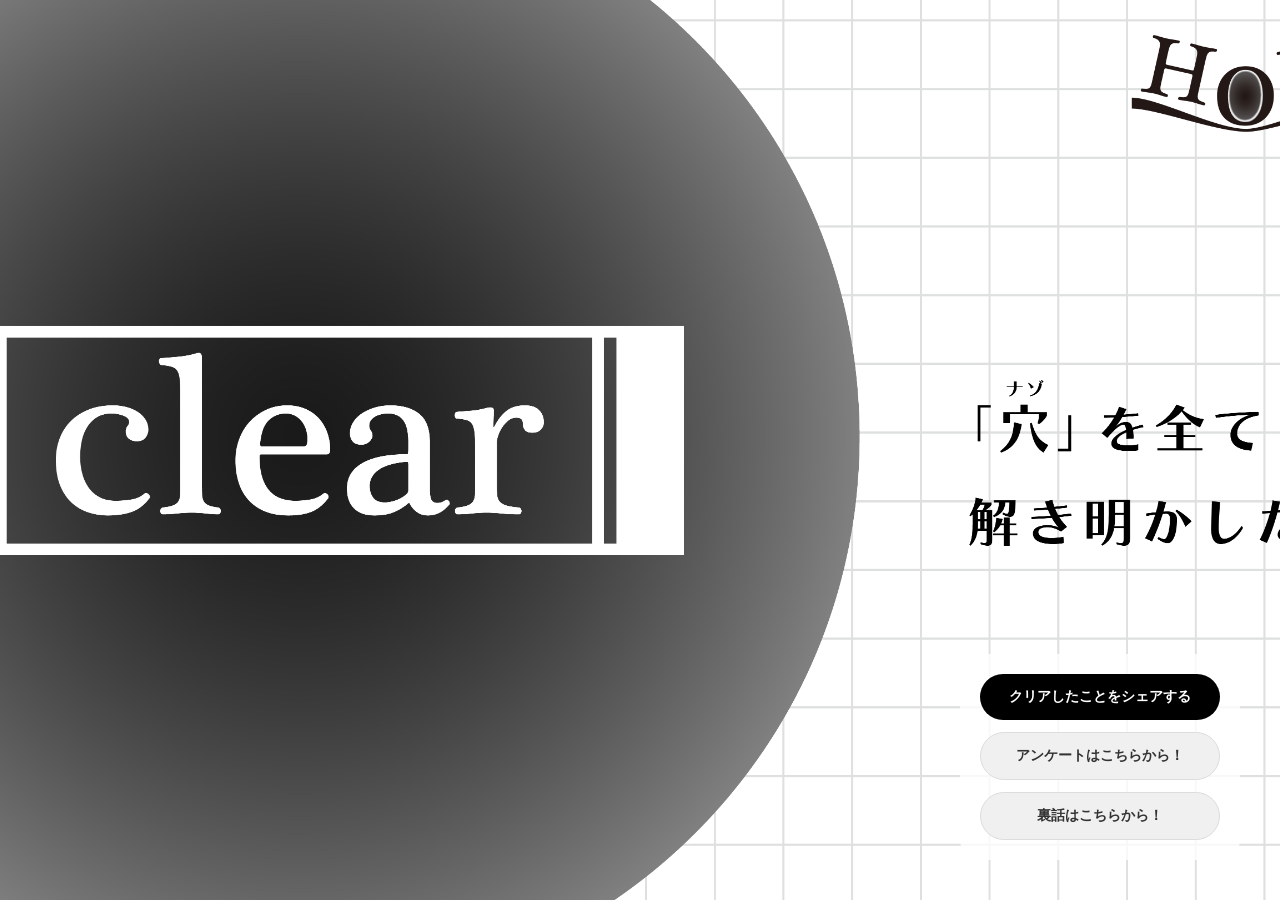
<file: clear.html>
<!DOCTYPE html>
<html lang="ja">
<head>
    <meta charset="UTF-8">
    <meta name="viewport" content="width=device-width, initial-scale=1.0">
    <meta name="robots" content="noindex,nofollow">
    <link rel="icon" type="image/png" href="/favicon-96x96.png" sizes="96x96" />
    <title>HOLE - CLEAR</title>
    
    <style>
        /* デフォルトの余白を完全に削除 */
        * { margin: 0; padding: 0; box-sizing: border-box; }
        
        html, body {
            width: 100%;
            height: 100%;
            overflow: hidden; /* スクロールバーによる余白も防ぐ */
            background-color: #fff; /* 画像が読み込まれるまでの背景色 */
            background-repeat: no-repeat;
            background-position: center;
            background-size: cover; /* ここで画面全体を強制的に埋める */
            display: flex;
            font-family: sans-serif;
        }

        /* スマホ用：縦長背景画像 */
        @media (max-width: 768px), (orientation: portrait) {
            body { 
                background-image: url('image/clear_result_sp.png');
                justify-content: center; /* スマホは中央下へ */
                align-items: flex-end;
                padding-bottom: 40px;
            }
        }
        
        /* PC用：横長背景画像 */
        @media (min-width: 769px) {
            body { 
                background-image: url('image/clear_result_pc.png');
                justify-content: flex-end; /* PCは右下へ */
                align-items: flex-end;    
                padding-right: 40px;      
                padding-bottom: 40px;     
            }
        }

        .ui-group {
            display: flex; flex-direction: column; align-items: center; gap: 12px;
            background: rgba(255, 255, 255, 0.8);
            padding: 20px; border-radius: 20px;
        }
        .btn {
            width: 240px; padding: 14px; border-radius: 9999px; 
            text-align: center; text-decoration: none; font-weight: bold; font-size: 14px;
        }
        .btn-share { background: #000; color: #fff; }
        .btn-sub { background: #f0f0f0; color: #333; border: 1px solid #ddd; }
        .reset-link { margin-top: 10px; color: #999; font-size: 10px; text-decoration: underline; cursor: pointer; }
    </style>
</head>
<body>

<div class="ui-group">
    <a id="x-share" href="https://twitter.com/intent/tweet?text=%E6%8C%81%E3%81%A1%E5%B8%B0%E3%82%8A%E8%AC%8E%E3%80%8CHOLE%E3%80%8D%E3%81%AE%E5%85%A8%E3%81%A6%E3%81%AE%E8%AC%8E%E3%82%92%E8%A7%A3%E3%81%8D%E6%98%8E%E3%81%8B%E3%81%97%E3%81%9F%EF%BC%81%0A%0A%23%E3%82%A8%E3%83%95%E3%82%A7%E3%83%83%E3%82%AF%E3%82%B9%E8%AC%8E%E8%A7%A3%E3%81%8D%0A%23HOLE%E8%AC%8E%0Apic.twitter.com%2F3yuaGRKuB8" target="_blank" class="btn btn-share">クリアしたことをシェアする</a>
    <a href="https://forms.gle/ZdtxnvSvTAAHu5xk8" target="_blank" class="btn btn-sub">アンケートはこちらから！</a>
    <a href="inside_story.html" class="btn btn-sub">裏話はこちらから！</a>
</div>
</body>
</html>
</file>
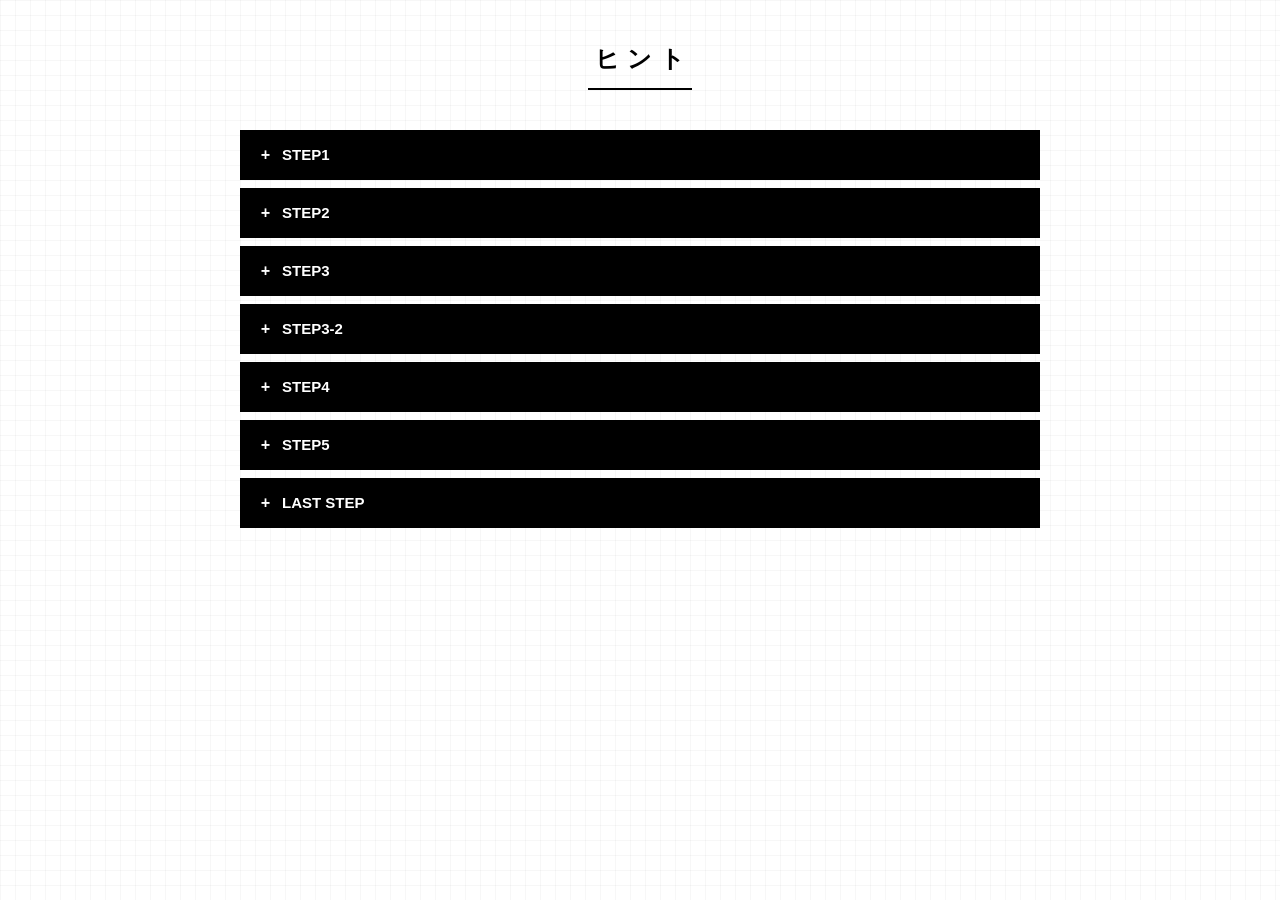
<file: hint.html>
<!DOCTYPE html>
<html lang="ja">
<head>
  <meta charset="UTF-8">
  <title>ヒントページ</title>
  <meta name="robots" content="noindex">
  <meta name="viewport" content="width=device-width, initial-scale=1.0">
  <link rel="stylesheet" href="style.css">
</head>
<body>
  <h1>ヒント</h1>
  <div id="accordion-container">
    <p>ヒントを読み込み中...</p>
  </div>
  <script src="main.js"></script>
</body>
</html>
</file>
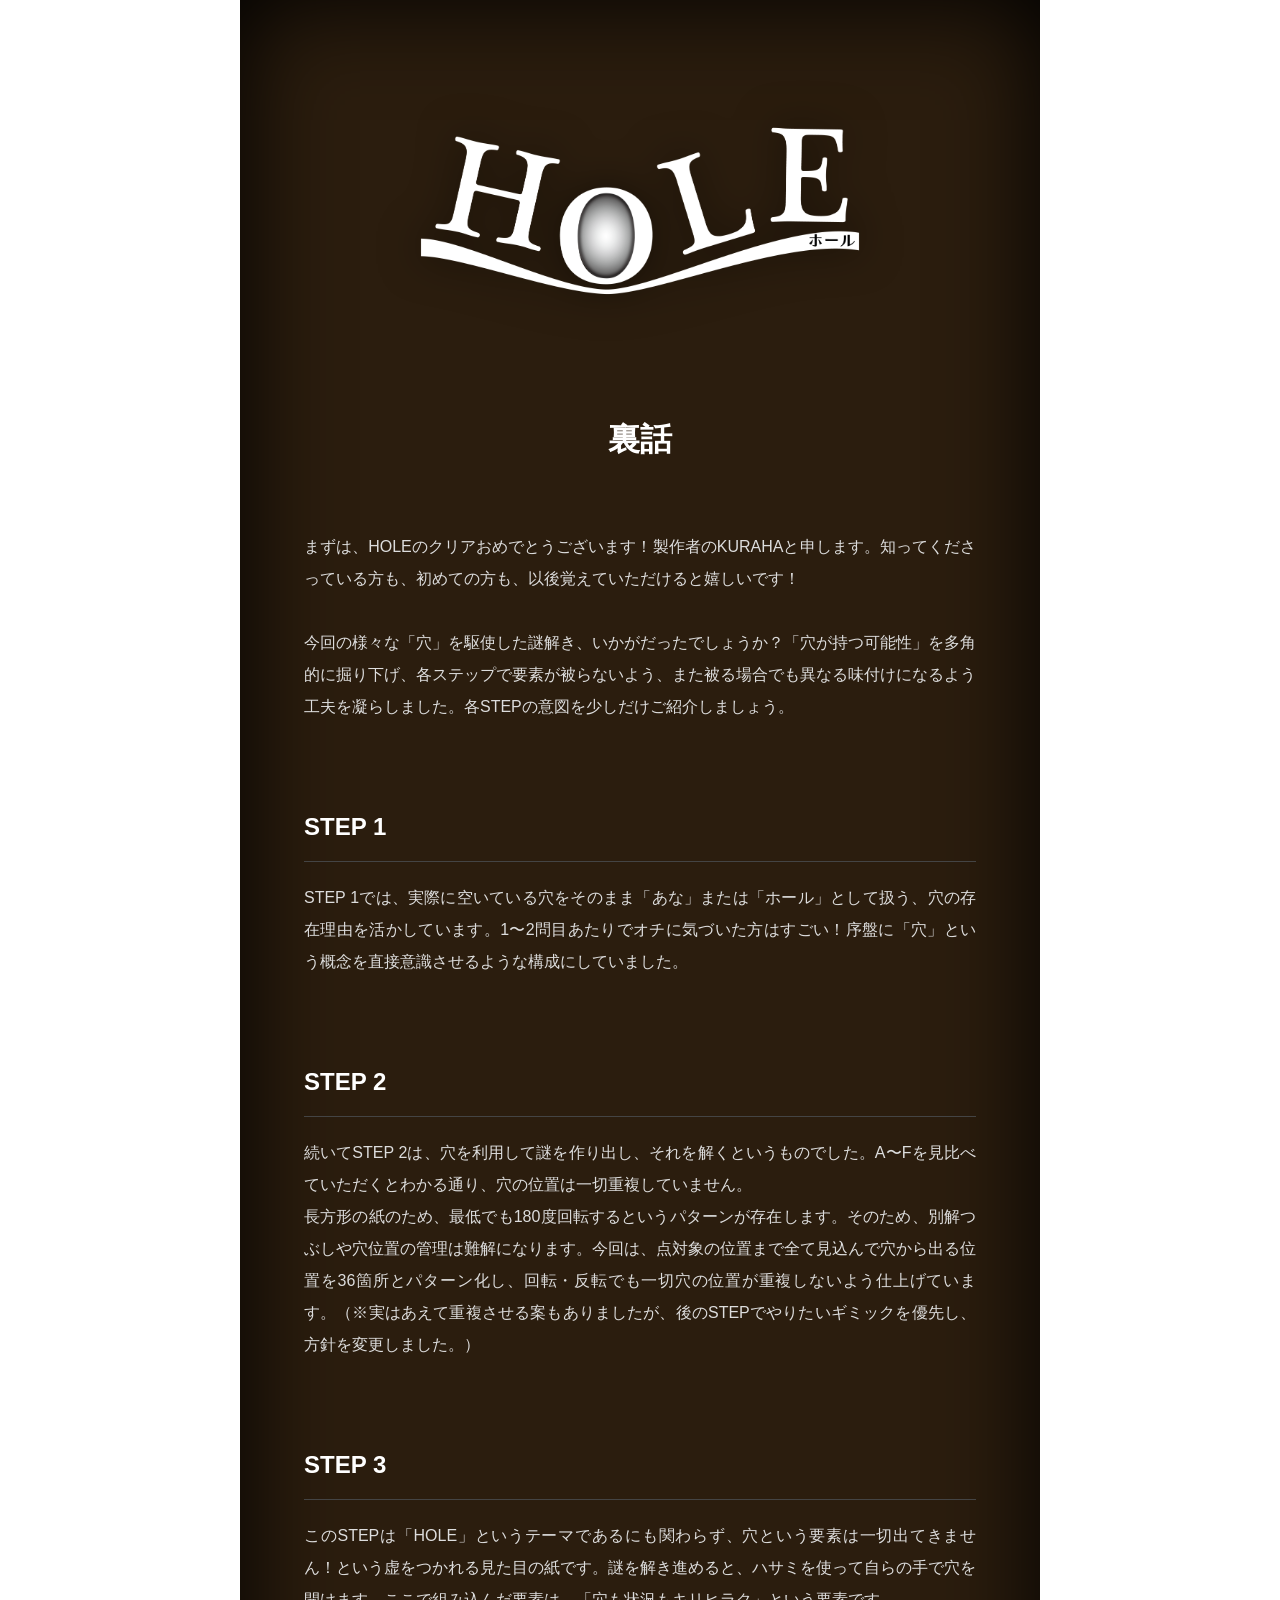
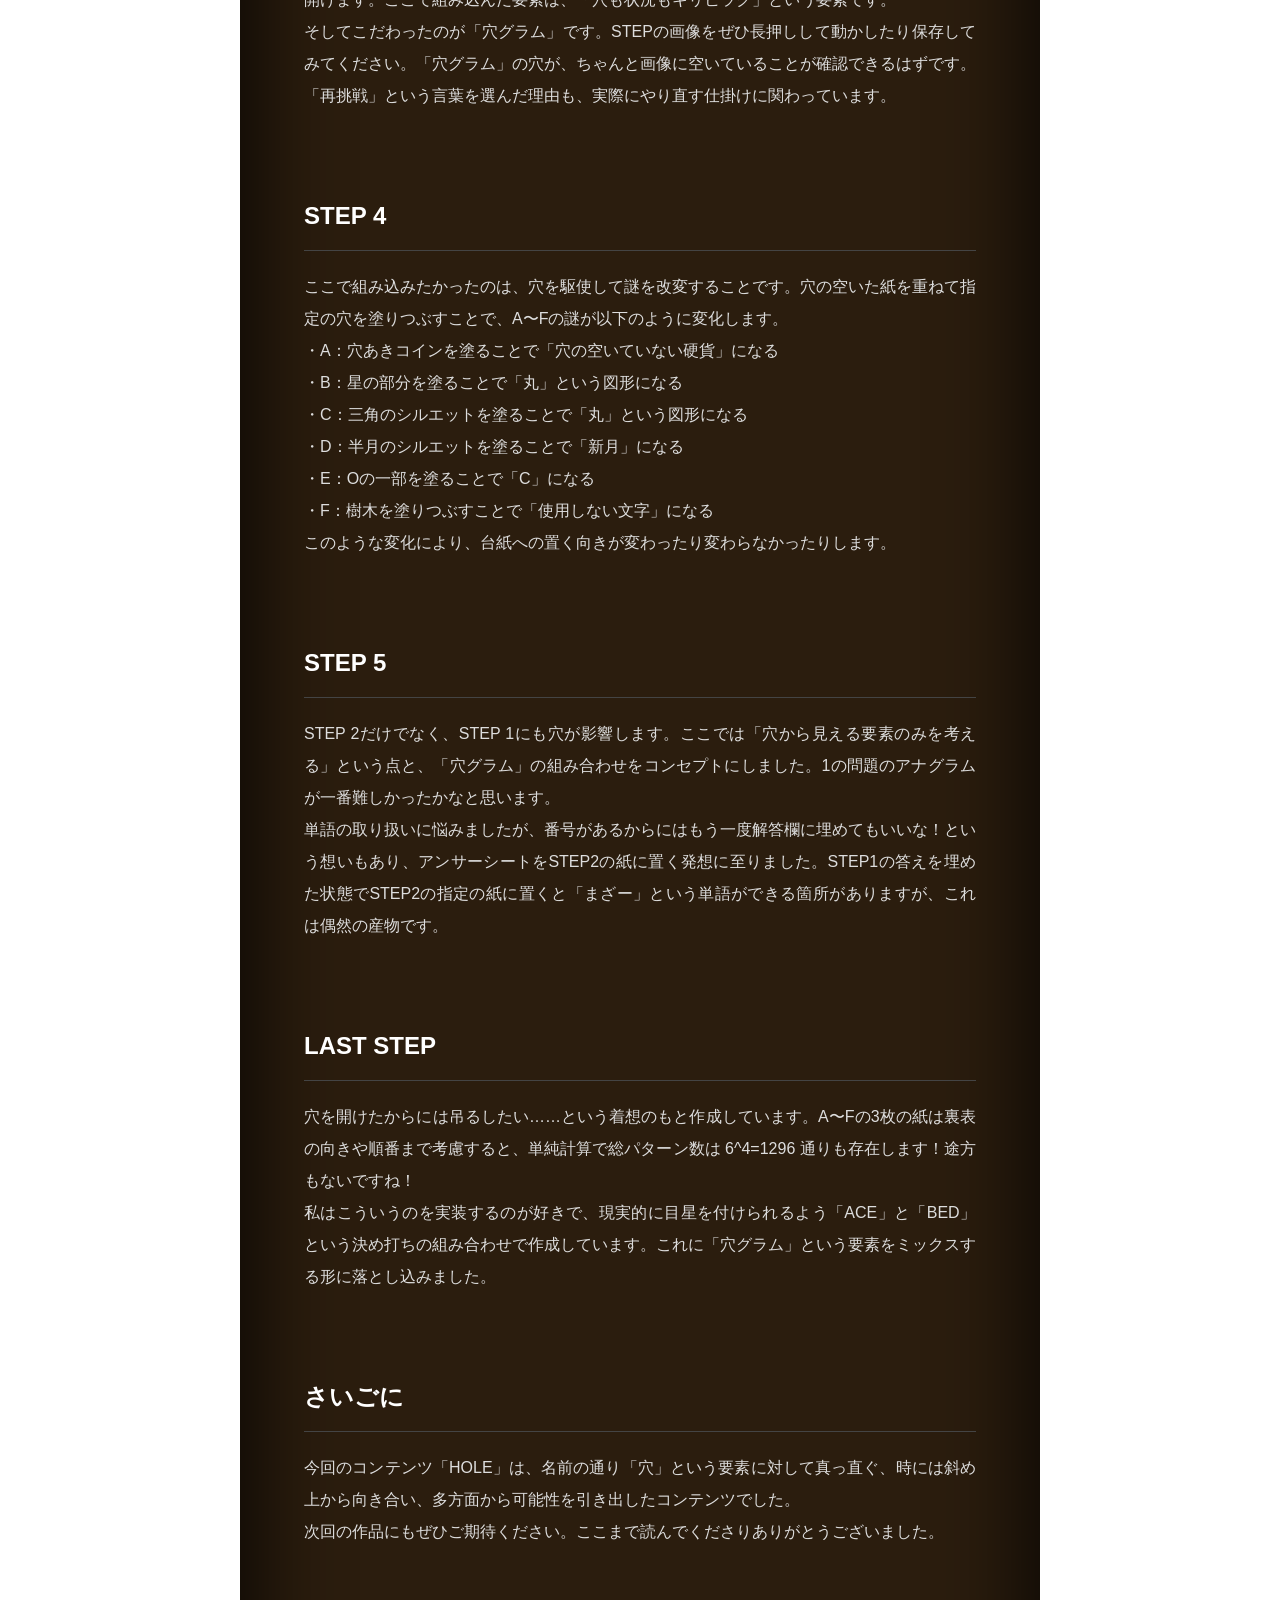
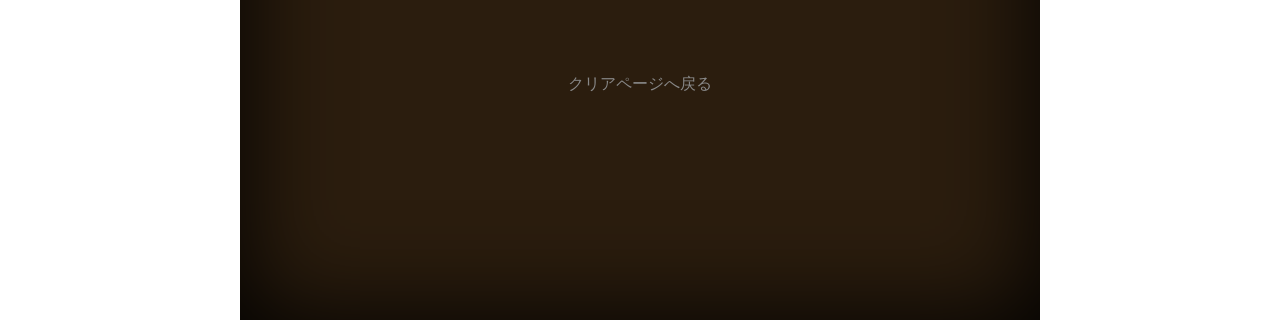
<file: inside_story.html>
<!DOCTYPE html>
<html lang="ja">
<head>
    <meta charset="UTF-8">
    <meta name="viewport" content="width=device-width, initial-scale=1.0, maximum-scale=1.0, user-scalable=no">
    <meta name="robots" content="noindex,nofollow">
    <link rel="icon" type="image/png" href="/favicon-96x96.png" sizes="96x96" />
    <title>HOLE - INSIDE STORY</title>
    <style>
        * { box-sizing: border-box; }
        html, body { margin: 0; padding: 0; background: #fff; font-family: 'Helvetica Neue', Arial, sans-serif; }
        
        #soil { position: fixed; inset: 0; background: #ffffff; z-index: 0; }
        
        #quake-wrapper { position: relative; width: 100%; z-index: 1; min-height: 100vh; }
        
        #hole {
            position: absolute; top: 0; left: 50%; transform: translateX(-50%);
            width: clamp(280px, 75vw, 800px); min-height: 100%;
            background: #2b1d0e; box-shadow: inset 0 0 100px rgba(0,0,0,1);
        }
        
        #content {
            position: relative; width: clamp(280px, 75vw, 800px); margin: 0 auto;
            z-index: 2; color: #ccc; padding: 100px 5% 200px 5%; line-height: 2;
        }

        .story-title-img {
            display: block; width: 100%; max-width: 500px; height: auto; 
            margin: 0 auto 80px auto; filter: drop-shadow(0 0 20px rgba(0,0,0,0.5));
        }
        
        h1 { color: #fff; text-align: center; margin-bottom: 60px; }
        h2 { color: #fff; border-bottom: 1px solid #444; padding-bottom: 10px; margin-top: 80px; font-size: 1.5rem; }
        p { margin-bottom: 2em; text-align: justify; color: #ddd; }
        
        .back-link { display: block; margin-top: 100px; color: #888; text-decoration: none; text-align: center; padding: 20px; }
        .back-link:hover { color: #fff; }
    </style>
</head>
<body>
    <div id="soil"></div>
    <div id="quake-wrapper">
        <div id="hole"></div>
        <div id="content">
            <img src="image/title.png" class="story-title-img" alt="HOLE">
            
            <h1>裏話</h1>
<p>まずは、HOLEのクリアおめでとうございます！製作者のKURAHAと申します。知ってくださっている方も、初めての方も、以後覚えていただけると嬉しいです！</p>

<p>今回の様々な「穴」を駆使した謎解き、いかがだったでしょうか？「穴が持つ可能性」を多角的に掘り下げ、各ステップで要素が被らないよう、また被る場合でも異なる味付けになるよう工夫を凝らしました。各STEPの意図を少しだけご紹介しましょう。</p>

<h2>STEP 1</h2>
<p>STEP 1では、実際に空いている穴をそのまま「あな」または「ホール」として扱う、穴の存在理由を活かしています。1〜2問目あたりでオチに気づいた方はすごい！序盤に「穴」という概念を直接意識させるような構成にしていました。</p>

<h2>STEP 2</h2>
<p>続いてSTEP 2は、穴を利用して謎を作り出し、それを解くというものでした。A〜Fを見比べていただくとわかる通り、穴の位置は一切重複していません。<br>
長方形の紙のため、最低でも180度回転するというパターンが存在します。そのため、別解つぶしや穴位置の管理は難解になります。今回は、点対象の位置まで全て見込んで穴から出る位置を36箇所とパターン化し、回転・反転でも一切穴の位置が重複しないよう仕上げています。（※実はあえて重複させる案もありましたが、後のSTEPでやりたいギミックを優先し、方針を変更しました。）</p>

<h2>STEP 3</h2>
<p>このSTEPは「HOLE」というテーマであるにも関わらず、穴という要素は一切出てきません！という虚をつかれる見た目の紙です。謎を解き進めると、ハサミを使って自らの手で穴を開けます。ここで組み込んだ要素は、「穴も状況もキリヒラク」という要素です。<br>
そしてこだわったのが「穴グラム」です。STEPの画像をぜひ長押しして動かしたり保存してみてください。「穴グラム」の穴が、ちゃんと画像に空いていることが確認できるはずです。「再挑戦」という言葉を選んだ理由も、実際にやり直す仕掛けに関わっています。</p>

<h2>STEP 4</h2>
<p>ここで組み込みたかったのは、穴を駆使して謎を改変することです。穴の空いた紙を重ねて指定の穴を塗りつぶすことで、A〜Fの謎が以下のように変化します。<br>
・A：穴あきコインを塗ることで「穴の空いていない硬貨」になる<br>
・B：星の部分を塗ることで「丸」という図形になる<br>
・C：三角のシルエットを塗ることで「丸」という図形になる<br>
・D：半月のシルエットを塗ることで「新月」になる<br>
・E：Oの一部を塗ることで「C」になる<br>
・F：樹木を塗りつぶすことで「使用しない文字」になる<br>
このような変化により、台紙への置く向きが変わったり変わらなかったりします。</p>

<h2>STEP 5</h2>
<p>STEP 2だけでなく、STEP 1にも穴が影響します。ここでは「穴から見える要素のみを考える」という点と、「穴グラム」の組み合わせをコンセプトにしました。1の問題のアナグラムが一番難しかったかなと思います。<br>
単語の取り扱いに悩みましたが、番号があるからにはもう一度解答欄に埋めてもいいな！という想いもあり、アンサーシートをSTEP2の紙に置く発想に至りました。STEP1の答えを埋めた状態でSTEP2の指定の紙に置くと「まざー」という単語ができる箇所がありますが、これは偶然の産物です。</p>

<h2>LAST STEP</h2>
<p>穴を開けたからには吊るしたい……という着想のもと作成しています。A〜Fの3枚の紙は裏表の向きや順番まで考慮すると、単純計算で総パターン数は 6^4=1296 通りも存在します！途方もないですね！<br>
私はこういうのを実装するのが好きで、現実的に目星を付けられるよう「ACE」と「BED」という決め打ちの組み合わせで作成しています。これに「穴グラム」という要素をミックスする形に落とし込みました。</p>

<h2>さいごに</h2>
<p>今回のコンテンツ「HOLE」は、名前の通り「穴」という要素に対して真っ直ぐ、時には斜め上から向き合い、多方面から可能性を引き出したコンテンツでした。<br>
次回の作品にもぜひご期待ください。ここまで読んでくださりありがとうございました。</p>   

            <a href="clear.html" class="back-link">クリアページへ戻る</a>
        </div>
    </div>

    <script>
        window.addEventListener('scroll', () => {
            const scrollY = window.pageYOffset || document.documentElement.scrollTop;
            const scrollMax = document.documentElement.scrollHeight - window.innerHeight;
            const p = Math.min(scrollY / (scrollMax || 1), 1);

            const val = Math.round(255 - (255 - 17) * p);
            document.getElementById('soil').style.background = `rgb(${val}, ${val}, ${val})`;

            const hR = Math.round(43 - 43 * p);
            const hG = Math.round(29 - 29 * p);
            const hB = Math.round(14 - 14 * p);
            document.getElementById('hole').style.background = `rgb(${hR}, ${hG}, ${hB})`;
        });
    </script>
</body>
</html>
</file>
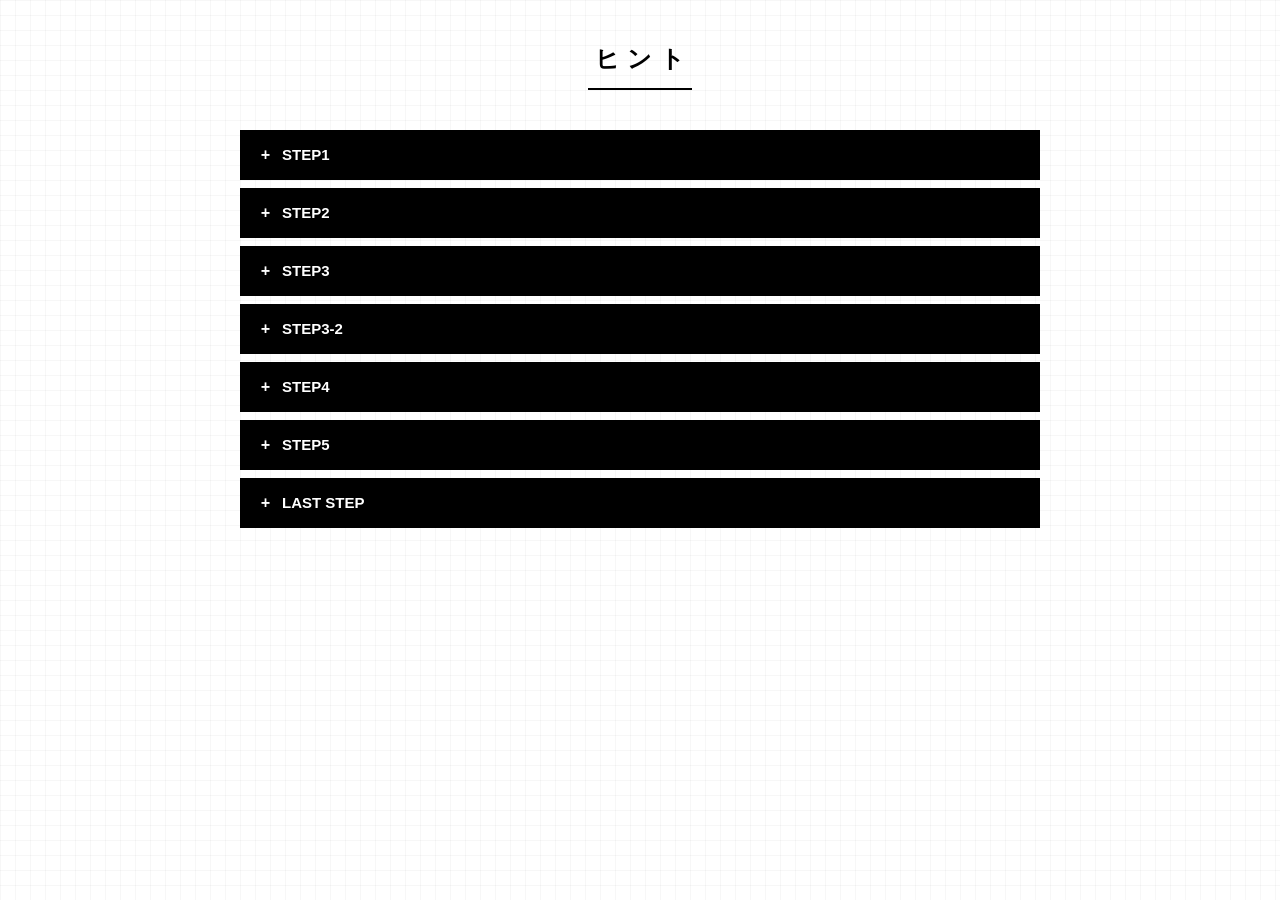
<file: inside_the_hint.html>
<!DOCTYPE html>
<html lang="ja">
<head>
  <meta charset="UTF-8">
  <title>ヒントページ</title>
  <meta name="robots" content="noindex">
  <meta name="robots" content="noindex,nofollow">
  <meta name="viewport" content="width=device-width, initial-scale=1.0">
  <link rel="icon" type="image/png" href="/favicon-96x96.png" sizes="96x96" />
  <link rel="stylesheet" href="style.css">
</head>
<body>
  <h1>ヒント</h1>
  <div id="accordion-container">
    <p>ヒントを読み込み中...</p>
  </div>
  <script src="main.js"></script>
</body>
</html>
</file>
<file: style.css>
/* =========================================
   基本設定 & 背景グリッド
   ========================================= */
   body {
    margin: 0;
    padding: 40px 20px;
    background-color: #ffffff;
    /* 15px間隔の薄い方眼グリッド */
    background-image: 
        linear-gradient(rgba(0, 0, 0, 0.03) 1px, transparent 1px),
        linear-gradient(90deg, rgba(0, 0, 0, 0.03) 1px, transparent 1px);
    background-size: 15px 15px;
    color: #000000;
    font-family: 'Helvetica Neue', Arial, 'Hiragino Sans', 'Meiryo', sans-serif;
    line-height: 1.6;
}

h1 {
    text-align: center;
    font-size: 24px;
    letter-spacing: 0.3em;
    border-bottom: 2px solid #000;
    display: table;
    margin: 0 auto 40px;
    padding-bottom: 10px;
    padding-left: 0.3em;
    text-transform: uppercase;
}

#accordion-container {
    max-width: 800px;
    margin: 0 auto;
}

/* =========================================
   アコーディオン構造
   ========================================= */
.accordion-list {
    list-style: none;
    padding: 0;
    margin: 0;
}

/* 階層が深くなるごとに左に少しマージンを設ける */
.accordion-list .accordion-list {
    margin-left: 20px;
    margin-top: 5px;
    margin-bottom: 10px;
}

li {
    margin-bottom: 8px;
}

/* =========================================
   summary (見出し：黒背景に白文字)
   ========================================= */
summary {
    background-color: #000000;
    color: #ffffff;
    padding: 12px 20px;
    cursor: pointer;
    list-style: none; /* デフォルトの三角形を隠す */
    position: relative;
    text-align: left;
    font-weight: bold;
    font-size: 15px;
    border: 1px solid #000;
    transition: background-color 0.2s;
    user-select: none;
}

/* カスタムの「＋」「ー」アイコン */
summary::before {
    content: '+';
    margin-right: 12px;
    font-family: monospace;
}

details[open] > summary::before {
    content: '-';
}

summary:hover {
    background-color: #333333;
}

/* ブラウザ標準の三角形を非表示（Safari/Chrome対策） */
summary::-webkit-details-marker {
    display: none;
}

/* =========================================
   hint-content (中身の文章：白背景に黒文字)
   ========================================= */
.hint-content {
    background-color: #ffffff;
    color: #000000;
    padding: 20px;
    border-left: 2px solid #000;
    border-right: 2px solid #000;
    border-bottom: 2px solid #000;
    text-align: left;
    font-size: 15px;
    /* 修正ポイント：pre-wrapを解除、または改行のみを許可する設定に */
    white-space: normal; 
    /* もし途中の改行は維持したい場合は下記を使用してください */
    /* white-space: pre-line; */ 
}

/* アコーディオン内の画像設定 */
.hint-content img {
    display: block;
    max-width: calc(100% - 20px);
    margin: 10px auto;
    height: auto;
}

/* 入れ子になった場合の調整 */
details[open] > .accordion-list {
    border-left: 1px solid #ccc;
    padding-left: 10px;
    margin-top: 10px;
}

/* =========================================
   レスポンシブ対応
   ========================================= */
@media (max-width: 480px) {
    body {
        padding: 20px 15px;
    }
    h1 {
        font-size: 20px;
    }
    summary {
        padding: 10px 15px;
        font-size: 14px;
    }
}
</file>
